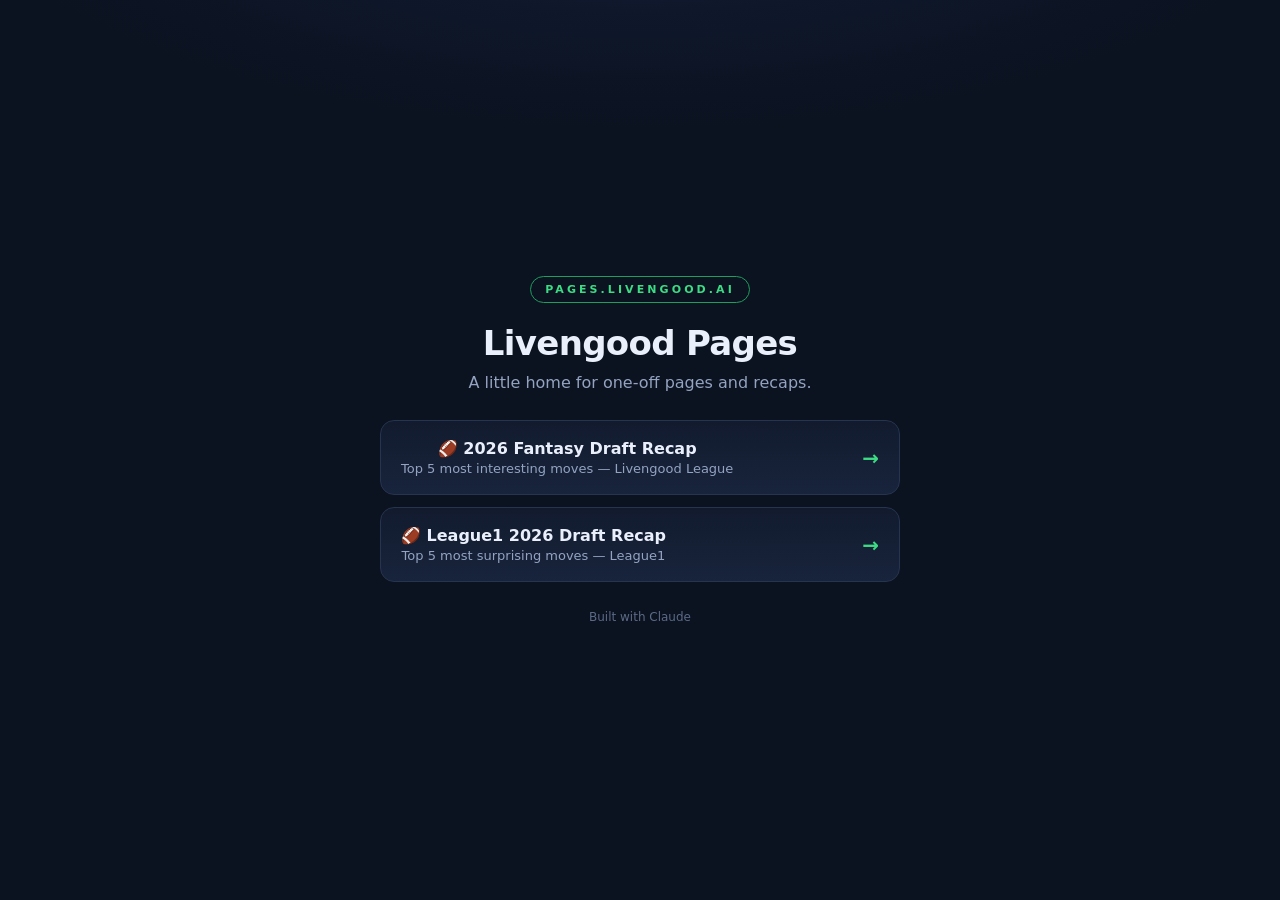
<file: index.html>
<!DOCTYPE html>
<html lang="en">
<head>
<meta charset="UTF-8">
<meta name="viewport" content="width=device-width, initial-scale=1.0">
<title>pages.livengood.ai</title>
<style>
  *{box-sizing:border-box;margin:0;padding:0}
  body{
    font-family:"Segoe UI",system-ui,-apple-system,Roboto,Arial,sans-serif;
    background:radial-gradient(1000px 400px at 50% -150px,#14203a 0%,transparent 70%),#0b1220;
    color:#eaf0fb;min-height:100vh;display:grid;place-items:center;padding:24px;
  }
  .hub{max-width:520px;width:100%;text-align:center}
  .kicker{display:inline-block;letter-spacing:.28em;text-transform:uppercase;font-size:11px;
    font-weight:700;color:#3ddc84;border:1px solid #1f9d5b;border-radius:100px;padding:6px 14px;margin-bottom:20px}
  h1{font-size:34px;font-weight:800;letter-spacing:-.02em;margin-bottom:10px}
  p{color:#93a3c0;margin-bottom:28px}
  .links{display:grid;gap:12px}
  a.tile{
    display:flex;align-items:center;justify-content:space-between;
    background:linear-gradient(180deg,#121b2e,#18243c);border:1px solid #26344f;
    border-radius:14px;padding:18px 20px;text-decoration:none;color:#eaf0fb;
    font-weight:700;transition:border-color .15s,transform .15s;
  }
  a.tile:hover{border-color:#3ddc84;transform:translateY(-2px)}
  a.tile .arrow{color:#3ddc84;font-size:20px}
  a.tile small{display:block;color:#93a3c0;font-weight:400;font-size:13px;margin-top:3px}
  footer{margin-top:28px;color:#5b6a86;font-size:12px}
</style>
</head>
<body>
  <div class="hub">
    <span class="kicker">pages.livengood.ai</span>
    <h1>Livengood Pages</h1>
    <p>A little home for one-off pages and recaps.</p>
    <div class="links">
      <a class="tile" href="/draft-recap">
        <span>🏈 2026 Fantasy Draft Recap<small>Top 5 most interesting moves — Livengood League</small></span>
        <span class="arrow">→</span>
      </a>
      <a class="tile" href="/league1-draft">
        <span>🏈 League1 2026 Draft Recap<small>Top 5 most surprising moves — League1</small></span>
        <span class="arrow">→</span>
      </a>
    </div>
    <footer>Built with Claude</footer>
  </div>
</body>
</html>
</file>
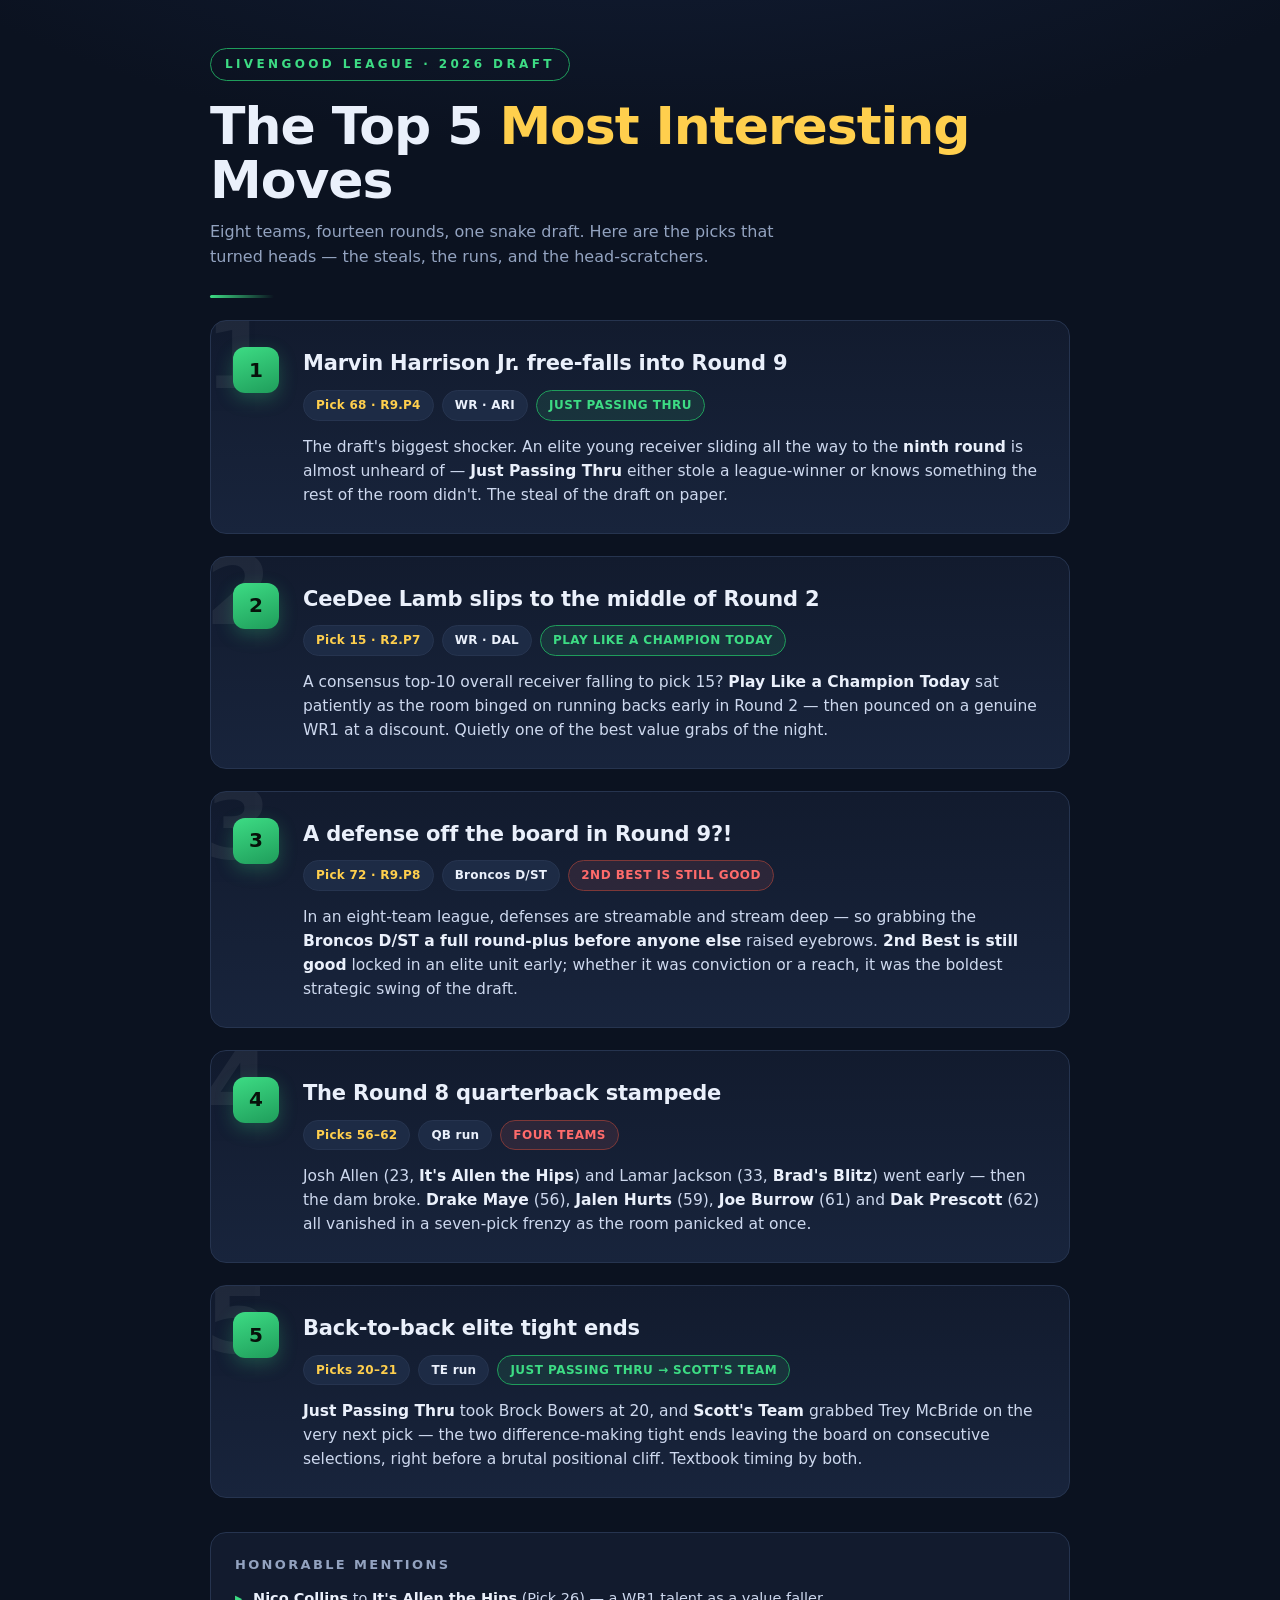
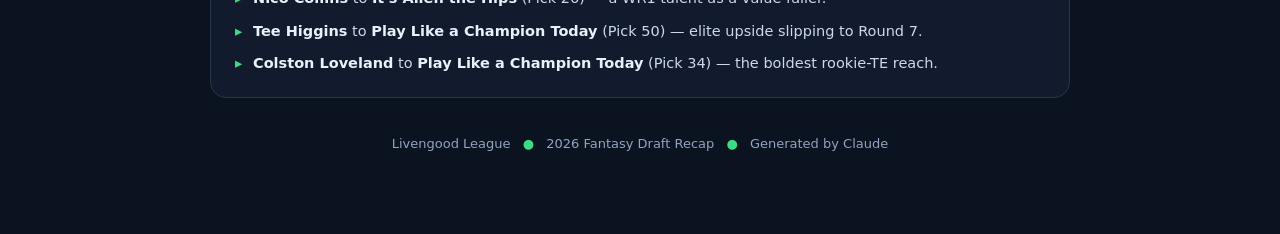
<file: draft-recap/index.html>
<!DOCTYPE html>
<html lang="en">
<head>
<meta charset="UTF-8">
<meta name="viewport" content="width=device-width, initial-scale=1.0">
<title>Livengood League 2026 — Top 5 Draft Moves</title>
<style>
  :root{
    --bg:#0b1220;
    --panel:#121b2e;
    --panel-2:#18243c;
    --line:#26344f;
    --ink:#eaf0fb;
    --muted:#93a3c0;
    --grass:#3ddc84;
    --grass-dk:#1f9d5b;
    --gold:#ffcf4d;
    --heat:#ff6b6b;
    --chip:#1d2b45;
  }
  *{box-sizing:border-box;margin:0;padding:0}
  body{
    font-family:"Segoe UI",system-ui,-apple-system,Roboto,Helvetica,Arial,sans-serif;
    background:
      radial-gradient(1200px 500px at 50% -200px, #14203a 0%, transparent 70%),
      var(--bg);
    color:var(--ink);
    line-height:1.55;
    padding:48px 20px 80px;
  }
  .wrap{max-width:860px;margin:0 auto}

  /* Header */
  .kicker{
    display:inline-block;letter-spacing:.28em;text-transform:uppercase;
    font-size:12px;font-weight:700;color:var(--grass);
    border:1px solid var(--grass-dk);border-radius:100px;padding:6px 14px;margin-bottom:18px;
  }
  h1{
    font-size:clamp(30px,6vw,52px);line-height:1.05;font-weight:800;letter-spacing:-.02em;
    margin-bottom:12px;
  }
  h1 .hl{color:var(--gold)}
  .sub{color:var(--muted);font-size:16px;max-width:620px}
  .rule{height:3px;width:64px;background:linear-gradient(90deg,var(--grass),transparent);
    border-radius:3px;margin:26px 0 8px}

  /* Cards */
  .card{
    position:relative;background:linear-gradient(180deg,var(--panel),var(--panel-2));
    border:1px solid var(--line);border-radius:16px;
    padding:26px 26px 26px 92px;margin-top:22px;overflow:hidden;
  }
  .rankNum{
    position:absolute;left:-6px;top:-14px;font-size:96px;font-weight:800;
    color:#ffffff;opacity:.06;line-height:1;user-select:none;
  }
  .badge{
    position:absolute;left:22px;top:26px;width:46px;height:46px;border-radius:12px;
    display:grid;place-items:center;font-weight:800;font-size:20px;color:#07110a;
    background:linear-gradient(160deg,var(--grass),var(--grass-dk));
    box-shadow:0 6px 18px rgba(61,220,132,.25);
  }
  .headline{font-size:21px;font-weight:800;letter-spacing:-.01em;margin-bottom:10px}
  .meta{display:flex;flex-wrap:wrap;gap:8px;margin-bottom:14px}
  .chip{
    font-size:12px;font-weight:700;letter-spacing:.02em;color:var(--ink);
    background:var(--chip);border:1px solid var(--line);border-radius:100px;padding:5px 12px;
  }
  .chip.pick{color:var(--gold)}
  .team{
    display:inline-flex;align-items:center;gap:7px;font-size:12px;font-weight:800;
    background:rgba(61,220,132,.1);border:1px solid var(--grass-dk);color:var(--grass);
    border-radius:100px;padding:5px 12px;text-transform:uppercase;letter-spacing:.04em;
  }
  .team.heat{background:rgba(255,107,107,.1);border-color:#7d3838;color:var(--heat)}
  .team.you{background:rgba(255,207,77,.12);border-color:#8a6f1f;color:var(--gold)}
  .blurb{color:#cdd8ee;font-size:15.5px}
  .blurb b{color:var(--ink)}

  /* Honorable mentions */
  .hm{margin-top:34px;background:var(--panel);border:1px solid var(--line);
    border-radius:16px;padding:22px 24px}
  .hm h3{font-size:13px;text-transform:uppercase;letter-spacing:.18em;color:var(--muted);margin-bottom:12px}
  .hm ul{list-style:none;display:grid;gap:10px}
  .hm li{font-size:14.5px;color:#cdd8ee;padding-left:18px;position:relative}
  .hm li::before{content:"▸";position:absolute;left:0;color:var(--grass)}
  .hm b{color:var(--ink)}

  footer{margin-top:36px;text-align:center;color:var(--muted);font-size:13px}
  footer .dot{color:var(--grass);margin:0 8px}
</style>
</head>
<body>
  <div class="wrap">
    <header>
      <span class="kicker">Livengood League · 2026 Draft</span>
      <h1>The Top 5 <span class="hl">Most Interesting</span> Moves</h1>
      <p class="sub">Eight teams, fourteen rounds, one snake draft. Here are the picks that turned heads — the steals, the runs, and the head-scratchers.</p>
      <div class="rule"></div>
    </header>

    <!-- 1 -->
    <article class="card">
      <span class="rankNum">1</span>
      <span class="badge">1</span>
      <h2 class="headline">Marvin Harrison Jr. free-falls into Round 9</h2>
      <div class="meta">
        <span class="chip pick">Pick 68 · R9.P4</span>
        <span class="chip">WR · ARI</span>
        <span class="team">Just Passing Thru</span>
      </div>
      <p class="blurb">The draft's biggest shocker. An elite young receiver sliding all the way to the <b>ninth round</b> is almost unheard of — <b>Just Passing Thru</b> either stole a league-winner or knows something the rest of the room didn't. The steal of the draft on paper.</p>
    </article>

    <!-- 2 (other team) -->
    <article class="card">
      <span class="rankNum">2</span>
      <span class="badge">2</span>
      <h2 class="headline">CeeDee Lamb slips to the middle of Round 2</h2>
      <div class="meta">
        <span class="chip pick">Pick 15 · R2.P7</span>
        <span class="chip">WR · DAL</span>
        <span class="team">Play Like a Champion Today</span>
      </div>
      <p class="blurb">A consensus top-10 overall receiver falling to pick 15? <b>Play Like a Champion Today</b> sat patiently as the room binged on running backs early in Round 2 — then pounced on a genuine WR1 at a discount. Quietly one of the best value grabs of the night.</p>
    </article>

    <!-- 3 (other team) -->
    <article class="card">
      <span class="rankNum">3</span>
      <span class="badge">3</span>
      <h2 class="headline">A defense off the board in Round 9?!</h2>
      <div class="meta">
        <span class="chip pick">Pick 72 · R9.P8</span>
        <span class="chip">Broncos D/ST</span>
        <span class="team heat">2nd Best is still good</span>
      </div>
      <p class="blurb">In an eight-team league, defenses are streamable and stream deep — so grabbing the <b>Broncos D/ST a full round-plus before anyone else</b> raised eyebrows. <b>2nd Best is still good</b> locked in an elite unit early; whether it was conviction or a reach, it was the boldest strategic swing of the draft.</p>
    </article>

    <!-- 4 -->
    <article class="card">
      <span class="rankNum">4</span>
      <span class="badge">4</span>
      <h2 class="headline">The Round 8 quarterback stampede</h2>
      <div class="meta">
        <span class="chip pick">Picks 56–62</span>
        <span class="chip">QB run</span>
        <span class="team heat">Four teams</span>
      </div>
      <p class="blurb">Josh Allen (23, <b>It's Allen the Hips</b>) and Lamar Jackson (33, <b>Brad's Blitz</b>) went early — then the dam broke. <b>Drake Maye</b> (56), <b>Jalen Hurts</b> (59), <b>Joe Burrow</b> (61) and <b>Dak Prescott</b> (62) all vanished in a seven-pick frenzy as the room panicked at once.</p>
    </article>

    <!-- 5 -->
    <article class="card">
      <span class="rankNum">5</span>
      <span class="badge">5</span>
      <h2 class="headline">Back-to-back elite tight ends</h2>
      <div class="meta">
        <span class="chip pick">Picks 20–21</span>
        <span class="chip">TE run</span>
        <span class="team">Just Passing Thru → Scott's Team</span>
      </div>
      <p class="blurb"><b>Just Passing Thru</b> took Brock Bowers at 20, and <b>Scott's Team</b> grabbed Trey McBride on the very next pick — the two difference-making tight ends leaving the board on consecutive selections, right before a brutal positional cliff. Textbook timing by both.</p>
    </article>

    <!-- Honorable mentions -->
    <section class="hm">
      <h3>Honorable Mentions</h3>
      <ul>
        <li><b>Nico Collins</b> to <b>It's Allen the Hips</b> (Pick 26) — a WR1 talent as a value faller.</li>
        <li><b>Tee Higgins</b> to <b>Play Like a Champion Today</b> (Pick 50) — elite upside slipping to Round 7.</li>
        <li><b>Colston Loveland</b> to <b>Play Like a Champion Today</b> (Pick 34) — the boldest rookie-TE reach.</li>
      </ul>
    </section>

    <footer>
      Livengood League <span class="dot">●</span> 2026 Fantasy Draft Recap <span class="dot">●</span> Generated by Claude
    </footer>
  </div>
</body>
</html>
</file>
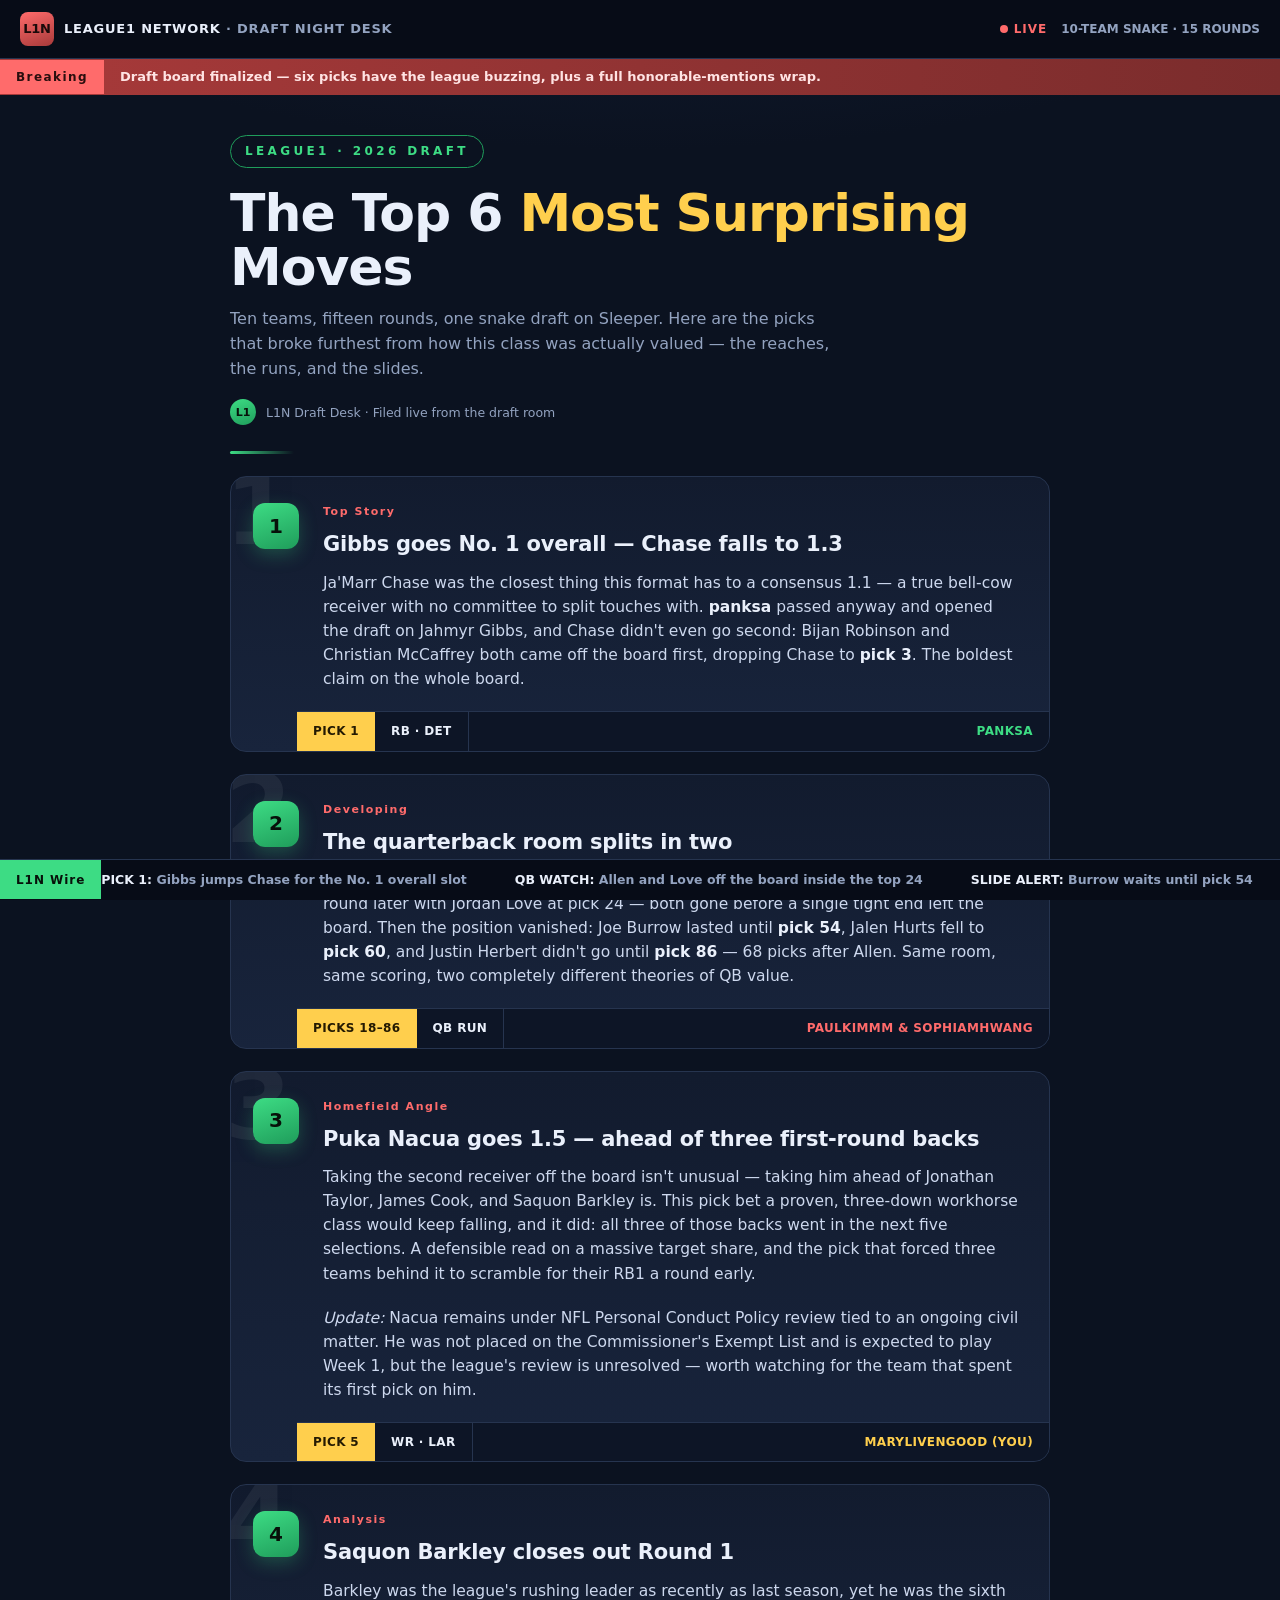
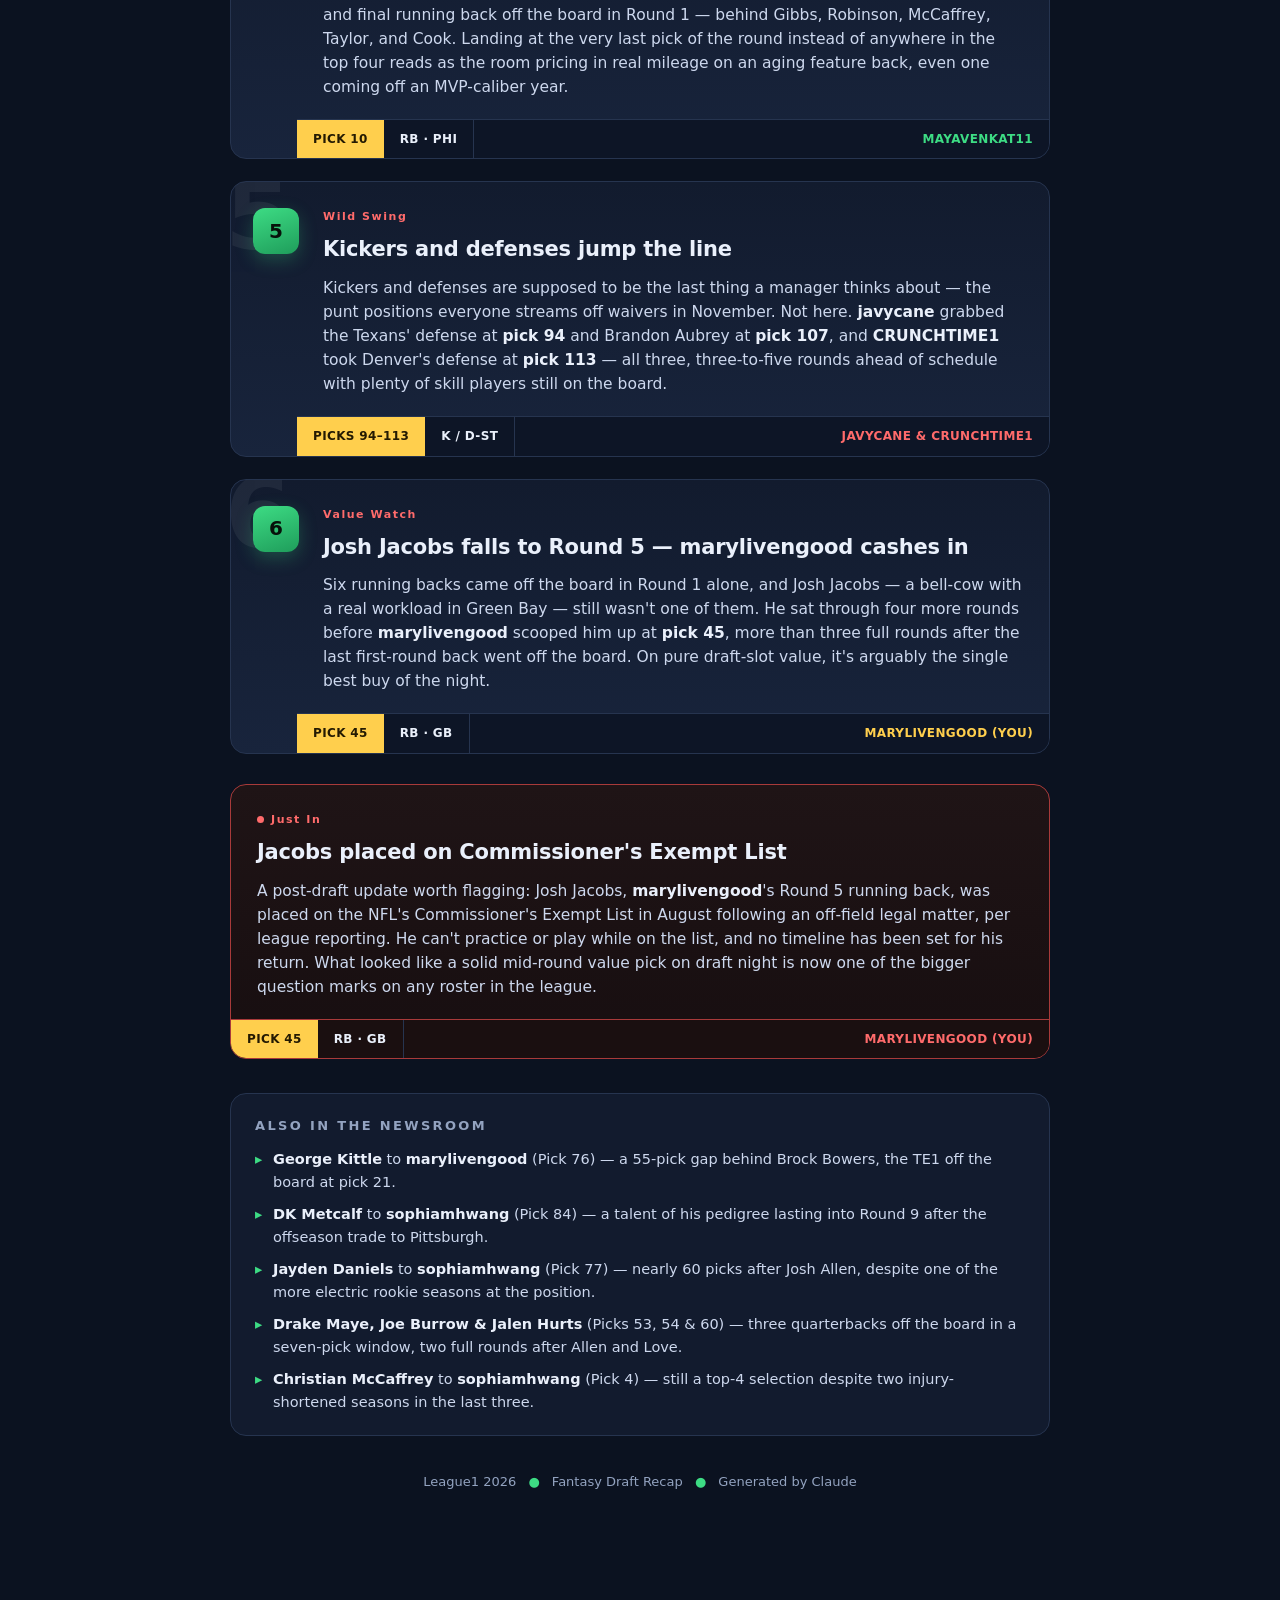
<file: league1-draft/index.html>
<!DOCTYPE html>
<html lang="en">
<head>
<meta charset="UTF-8">
<meta name="viewport" content="width=device-width, initial-scale=1.0">
<title>League1 2026 — Top 6 Draft Surprises</title>
<style>
  :root{
    --bg:#0b1220;
    --panel:#121b2e;
    --panel-2:#18243c;
    --line:#26344f;
    --ink:#eaf0fb;
    --muted:#93a3c0;
    --grass:#3ddc84;
    --grass-dk:#1f9d5b;
    --gold:#ffcf4d;
    --heat:#ff6b6b;
    --heat-dk:#a83a3a;
    --chip:#1d2b45;
  }
  *{box-sizing:border-box;margin:0;padding:0}
  html{scroll-behavior:smooth}
  body{
    font-family:"Segoe UI",system-ui,-apple-system,Roboto,Helvetica,Arial,sans-serif;
    background:
      radial-gradient(1200px 500px at 50% -200px, #14203a 0%, transparent 70%),
      var(--bg);
    color:var(--ink);
    line-height:1.55;
    padding-bottom:56px;
  }

  /* ===== Network masthead ===== */
  .network-bar{
    display:flex;align-items:center;justify-content:space-between;gap:12px;
    background:#070c17;border-bottom:1px solid var(--line);
    padding:12px 20px;flex-wrap:wrap;
  }
  .network-id{display:flex;align-items:center;gap:10px}
  .network-logo{
    display:grid;place-items:center;width:34px;height:34px;border-radius:8px;
    background:linear-gradient(160deg,var(--heat),var(--heat-dk));
    font-weight:900;font-size:13px;letter-spacing:-.02em;color:#1a0a0a;
  }
  .network-name{font-weight:800;letter-spacing:.06em;font-size:13px}
  .network-name span{color:var(--muted);font-weight:600}
  .onair{display:flex;align-items:center;gap:14px;font-size:12px;color:var(--muted);font-weight:700}
  .live-dot{
    display:inline-flex;align-items:center;gap:6px;color:var(--heat);letter-spacing:.08em;
  }
  .live-dot i{
    width:8px;height:8px;border-radius:50%;background:var(--heat);
    box-shadow:0 0 0 0 rgba(255,107,107,.6);animation:pulse 1.6s infinite;
  }
  @keyframes pulse{
    0%{box-shadow:0 0 0 0 rgba(255,107,107,.55)}
    70%{box-shadow:0 0 0 8px rgba(255,107,107,0)}
    100%{box-shadow:0 0 0 0 rgba(255,107,107,0)}
  }

  /* ===== Breaking banner ===== */
  .breaking{
    display:flex;align-items:center;gap:0;background:linear-gradient(90deg,var(--heat-dk),#7a2c2c);
    overflow:hidden;
  }
  .breaking .tag{
    flex:0 0 auto;background:var(--heat);color:#2a0e0e;font-weight:900;font-size:12px;
    letter-spacing:.12em;padding:8px 16px;
  }
  .breaking .msg{
    padding:8px 16px;font-size:13px;font-weight:700;color:#ffe3e3;
    white-space:nowrap;overflow:hidden;text-overflow:ellipsis;
  }

  .wrap{max-width:860px;margin:0 auto;padding:40px 20px 0}

  /* Header */
  .kicker{
    display:inline-block;letter-spacing:.28em;text-transform:uppercase;
    font-size:12px;font-weight:700;color:var(--grass);
    border:1px solid var(--grass-dk);border-radius:100px;padding:6px 14px;margin-bottom:18px;
  }
  h1{
    font-size:clamp(30px,6vw,52px);line-height:1.05;font-weight:800;letter-spacing:-.02em;
    margin-bottom:12px;
  }
  h1 .hl{color:var(--gold)}
  .sub{color:var(--muted);font-size:16px;max-width:620px}
  .byline{
    display:flex;align-items:center;gap:10px;margin-top:18px;font-size:12.5px;color:var(--muted);
  }
  .byline .av{
    width:26px;height:26px;border-radius:50%;background:linear-gradient(160deg,var(--grass),var(--grass-dk));
    display:grid;place-items:center;font-size:11px;font-weight:800;color:#07110a;
  }
  .rule{height:3px;width:64px;background:linear-gradient(90deg,var(--grass),transparent);
    border-radius:3px;margin:26px 0 8px}

  /* Cards */
  .card{
    position:relative;background:linear-gradient(180deg,var(--panel),var(--panel-2));
    border:1px solid var(--line);border-radius:16px;
    padding:26px 26px 0 92px;margin-top:22px;overflow:hidden;
  }
  .rankNum{
    position:absolute;left:-6px;top:-14px;font-size:96px;font-weight:800;
    color:#ffffff;opacity:.06;line-height:1;user-select:none;
  }
  .badge{
    position:absolute;left:22px;top:26px;width:46px;height:46px;border-radius:12px;
    display:grid;place-items:center;font-weight:800;font-size:20px;color:#07110a;
    background:linear-gradient(160deg,var(--grass),var(--grass-dk));
    box-shadow:0 6px 18px rgba(61,220,132,.25);
  }
  .story-label{
    font-size:11px;font-weight:800;letter-spacing:.14em;color:var(--heat);margin-bottom:8px;
  }
  .headline{font-size:21px;font-weight:800;letter-spacing:-.01em;margin-bottom:10px}
  .blurb{color:#cdd8ee;font-size:15.5px;padding-bottom:20px}
  .blurb b{color:var(--ink)}

  /* Score-bug chyron */
  .chyron{
    display:flex;align-items:stretch;margin:0 -26px 0;border-top:1px solid var(--line);
    background:#0d1526;font-size:12px;font-weight:800;letter-spacing:.03em;
  }
  .chyron > div{padding:10px 16px;display:flex;align-items:center;gap:8px}
  .chyron .ov{background:var(--gold);color:#241a02}
  .chyron .pos{color:var(--ink);border-right:1px solid var(--line)}
  .chyron .team{color:var(--grass);flex:1;justify-content:flex-end;text-transform:uppercase}
  .chyron.heat .team{color:var(--heat)}
  .chyron.you .team{color:var(--gold)}

  /* Just In alert */
  .alert{
    position:relative;background:linear-gradient(180deg,#1f1416,#170e10);
    border:1px solid var(--heat-dk);border-radius:16px;
    padding:26px 26px 0 26px;margin-top:30px;overflow:hidden;
  }
  .alert .story-label{color:var(--heat)}
  .alert .story-label i{
    display:inline-block;width:7px;height:7px;border-radius:50%;background:var(--heat);
    margin-right:7px;box-shadow:0 0 0 0 rgba(255,107,107,.6);animation:pulse 1.6s infinite;
  }
  .alert .chyron{background:#1a0f10;border-top-color:var(--heat-dk)}

  /* Honorable mentions */
  .hm{margin-top:34px;background:var(--panel);border:1px solid var(--line);
    border-radius:16px;padding:22px 24px}
  .hm h3{font-size:13px;text-transform:uppercase;letter-spacing:.18em;color:var(--muted);margin-bottom:12px}
  .hm ul{list-style:none;display:grid;gap:10px}
  .hm li{font-size:14.5px;color:#cdd8ee;padding-left:18px;position:relative}
  .hm li::before{content:"▸";position:absolute;left:0;color:var(--grass)}
  .hm b{color:var(--ink)}

  footer{margin-top:36px;text-align:center;color:var(--muted);font-size:13px;padding:0 20px}
  footer .dot{color:var(--grass);margin:0 8px}

  /* ===== Bottom ticker ===== */
  .ticker-bar{
    position:sticky;bottom:0;left:0;right:0;margin-top:44px;
    background:#070c17;border-top:1px solid var(--line);
    display:flex;align-items:stretch;overflow:hidden;
  }
  .ticker-label{
    flex:0 0 auto;background:var(--grass);color:#07110a;font-weight:900;font-size:12px;
    letter-spacing:.08em;padding:10px 16px;display:flex;align-items:center;
  }
  .ticker-track{flex:1;overflow:hidden;white-space:nowrap;position:relative}
  .ticker-track ul{
    display:inline-flex;gap:48px;list-style:none;padding:10px 0;
    animation:scroll 32s linear infinite;
  }
  .ticker-track li{font-size:12.5px;color:var(--muted);font-weight:600}
  .ticker-track li b{color:var(--ink)}
  @keyframes scroll{
    0%{transform:translateX(0)}
    100%{transform:translateX(-50%)}
  }
  @media (prefers-reduced-motion: reduce){
    .ticker-track ul{animation:none}
    .live-dot i{animation:none}
  }

  @media (max-width:520px){
    .card{padding-left:26px}
    .badge, .rankNum{display:none}
  }
</style>
</head>
<body>

  <div class="network-bar">
    <div class="network-id">
      <span class="network-logo">L1N</span>
      <span class="network-name">LEAGUE1 NETWORK <span>· DRAFT NIGHT DESK</span></span>
    </div>
    <div class="onair">
      <span class="live-dot"><i></i> LIVE</span>
      <span>10-TEAM SNAKE · 15 ROUNDS</span>
    </div>
  </div>

  <div class="breaking">
    <span class="tag">Breaking</span>
    <span class="msg">Draft board finalized — six picks have the league buzzing, plus a full honorable-mentions wrap.</span>
  </div>

  <div class="wrap">
    <header>
      <span class="kicker">League1 · 2026 Draft</span>
      <h1>The Top 6 <span class="hl">Most Surprising</span> Moves</h1>
      <p class="sub">Ten teams, fifteen rounds, one snake draft on Sleeper. Here are the picks that broke furthest from how this class was actually valued — the reaches, the runs, and the slides.</p>
      <div class="byline"><span class="av">L1</span> L1N Draft Desk · Filed live from the draft room</div>
      <div class="rule"></div>
    </header>

    <!-- 1 -->
    <article class="card">
      <span class="rankNum">1</span>
      <span class="badge">1</span>
      <div class="story-label">Top Story</div>
      <h2 class="headline">Gibbs goes No. 1 overall — Chase falls to 1.3</h2>
      <p class="blurb">Ja'Marr Chase was the closest thing this format has to a consensus 1.1 — a true bell-cow receiver with no committee to split touches with. <b>panksa</b> passed anyway and opened the draft on Jahmyr Gibbs, and Chase didn't even go second: Bijan Robinson and Christian McCaffrey both came off the board first, dropping Chase to <b>pick 3</b>. The boldest claim on the whole board.</p>
      <div class="chyron">
        <div class="ov">PICK 1</div>
        <div class="pos">RB · DET</div>
        <div class="team">panksa</div>
      </div>
    </article>

    <!-- 2 -->
    <article class="card">
      <span class="rankNum">2</span>
      <span class="badge">2</span>
      <div class="story-label">Developing</div>
      <h2 class="headline">The quarterback room splits in two</h2>
      <p class="blurb"><b>paulkimmm</b> broke first, taking Josh Allen at pick 18, and <b>sophiamhwang</b> followed one round later with Jordan Love at pick 24 — both gone before a single tight end left the board. Then the position vanished: Joe Burrow lasted until <b>pick 54</b>, Jalen Hurts fell to <b>pick 60</b>, and Justin Herbert didn't go until <b>pick 86</b> — 68 picks after Allen. Same room, same scoring, two completely different theories of QB value.</p>
      <div class="chyron heat">
        <div class="ov">PICKS 18–86</div>
        <div class="pos">QB RUN</div>
        <div class="team">paulkimmm &amp; sophiamhwang</div>
      </div>
    </article>

    <!-- 3 -->
    <article class="card">
      <span class="rankNum">3</span>
      <span class="badge">3</span>
      <div class="story-label">Homefield Angle</div>
      <h2 class="headline">Puka Nacua goes 1.5 — ahead of three first-round backs</h2>
      <p class="blurb">Taking the second receiver off the board isn't unusual — taking him ahead of Jonathan Taylor, James Cook, and Saquon Barkley is. This pick bet a proven, three-down workhorse class would keep falling, and it did: all three of those backs went in the next five selections. A defensible read on a massive target share, and the pick that forced three teams behind it to scramble for their RB1 a round early.</p>
      <p class="blurb"><i>Update:</i> Nacua remains under NFL Personal Conduct Policy review tied to an ongoing civil matter. He was not placed on the Commissioner's Exempt List and is expected to play Week 1, but the league's review is unresolved — worth watching for the team that spent its first pick on him.</p>
      <div class="chyron you">
        <div class="ov">PICK 5</div>
        <div class="pos">WR · LAR</div>
        <div class="team">marylivengood (you)</div>
      </div>
    </article>

    <!-- 4 -->
    <article class="card">
      <span class="rankNum">4</span>
      <span class="badge">4</span>
      <div class="story-label">Analysis</div>
      <h2 class="headline">Saquon Barkley closes out Round 1</h2>
      <p class="blurb">Barkley was the league's rushing leader as recently as last season, yet he was the sixth and final running back off the board in Round 1 — behind Gibbs, Robinson, McCaffrey, Taylor, and Cook. Landing at the very last pick of the round instead of anywhere in the top four reads as the room pricing in real mileage on an aging feature back, even one coming off an MVP-caliber year.</p>
      <div class="chyron">
        <div class="ov">PICK 10</div>
        <div class="pos">RB · PHI</div>
        <div class="team">mayavenkat11</div>
      </div>
    </article>

    <!-- 5 -->
    <article class="card">
      <span class="rankNum">5</span>
      <span class="badge">5</span>
      <div class="story-label">Wild Swing</div>
      <h2 class="headline">Kickers and defenses jump the line</h2>
      <p class="blurb">Kickers and defenses are supposed to be the last thing a manager thinks about — the punt positions everyone streams off waivers in November. Not here. <b>javycane</b> grabbed the Texans' defense at <b>pick 94</b> and Brandon Aubrey at <b>pick 107</b>, and <b>CRUNCHTIME1</b> took Denver's defense at <b>pick 113</b> — all three, three-to-five rounds ahead of schedule with plenty of skill players still on the board.</p>
      <div class="chyron heat">
        <div class="ov">PICKS 94–113</div>
        <div class="pos">K / D-ST</div>
        <div class="team">javycane &amp; CRUNCHTIME1</div>
      </div>
    </article>

    <!-- 6 -->
    <article class="card">
      <span class="rankNum">6</span>
      <span class="badge">6</span>
      <div class="story-label">Value Watch</div>
      <h2 class="headline">Josh Jacobs falls to Round 5 — marylivengood cashes in</h2>
      <p class="blurb">Six running backs came off the board in Round 1 alone, and Josh Jacobs — a bell-cow with a real workload in Green Bay — still wasn't one of them. He sat through four more rounds before <b>marylivengood</b> scooped him up at <b>pick 45</b>, more than three full rounds after the last first-round back went off the board. On pure draft-slot value, it's arguably the single best buy of the night.</p>
      <div class="chyron you">
        <div class="ov">PICK 45</div>
        <div class="pos">RB · GB</div>
        <div class="team">marylivengood (you)</div>
      </div>
    </article>

    <!-- Just In -->
    <article class="alert">
      <div class="story-label"><i></i>Just In</div>
      <h2 class="headline">Jacobs placed on Commissioner's Exempt List</h2>
      <p class="blurb">A post-draft update worth flagging: Josh Jacobs, <b>marylivengood</b>'s Round 5 running back, was placed on the NFL's Commissioner's Exempt List in August following an off-field legal matter, per league reporting. He can't practice or play while on the list, and no timeline has been set for his return. What looked like a solid mid-round value pick on draft night is now one of the bigger question marks on any roster in the league.</p>
      <div class="chyron heat">
        <div class="ov">PICK 45</div>
        <div class="pos">RB · GB</div>
        <div class="team">marylivengood (you)</div>
      </div>
    </article>

    <!-- Honorable mentions -->
    <section class="hm">
      <h3>Also In The Newsroom</h3>
      <ul>
        <li><b>George Kittle</b> to <b>marylivengood</b> (Pick 76) — a 55-pick gap behind Brock Bowers, the TE1 off the board at pick 21.</li>
        <li><b>DK Metcalf</b> to <b>sophiamhwang</b> (Pick 84) — a talent of his pedigree lasting into Round 9 after the offseason trade to Pittsburgh.</li>
        <li><b>Jayden Daniels</b> to <b>sophiamhwang</b> (Pick 77) — nearly 60 picks after Josh Allen, despite one of the more electric rookie seasons at the position.</li>
        <li><b>Drake Maye, Joe Burrow &amp; Jalen Hurts</b> (Picks 53, 54 &amp; 60) — three quarterbacks off the board in a seven-pick window, two full rounds after Allen and Love.</li>
        <li><b>Christian McCaffrey</b> to <b>sophiamhwang</b> (Pick 4) — still a top-4 selection despite two injury-shortened seasons in the last three.</li>
      </ul>
    </section>

    <footer>
      League1 2026 <span class="dot">●</span> Fantasy Draft Recap <span class="dot">●</span> Generated by Claude
    </footer>
  </div>

  <div class="ticker-bar">
    <span class="ticker-label">L1N Wire</span>
    <div class="ticker-track">
      <ul>
        <li><b>PICK 1:</b> Gibbs jumps Chase for the No. 1 overall slot</li>
        <li><b>QB WATCH:</b> Allen and Love off the board inside the top 24</li>
        <li><b>SLIDE ALERT:</b> Burrow waits until pick 54</li>
        <li><b>PICK 5:</b> Nacua goes ahead of three first-round RBs</li>
        <li><b>PICK 10:</b> Barkley closes out Round 1</li>
        <li><b>REACH WATCH:</b> Two D/STs and a kicker gone before pick 115</li>
        <li><b>JUST IN:</b> Jacobs placed on Commissioner's Exempt List, status uncertain</li>
        <li><b>PICK 1:</b> Gibbs jumps Chase for the No. 1 overall slot</li>
        <li><b>QB WATCH:</b> Allen and Love off the board inside the top 24</li>
        <li><b>SLIDE ALERT:</b> Burrow waits until pick 54</li>
        <li><b>PICK 5:</b> Nacua goes ahead of three first-round RBs</li>
        <li><b>PICK 10:</b> Barkley closes out Round 1</li>
        <li><b>REACH WATCH:</b> Two D/STs and a kicker gone before pick 115</li>
        <li><b>JUST IN:</b> Jacobs placed on Commissioner's Exempt List, status uncertain</li>
      </ul>
    </div>
  </div>

</body>
</html>
</file>
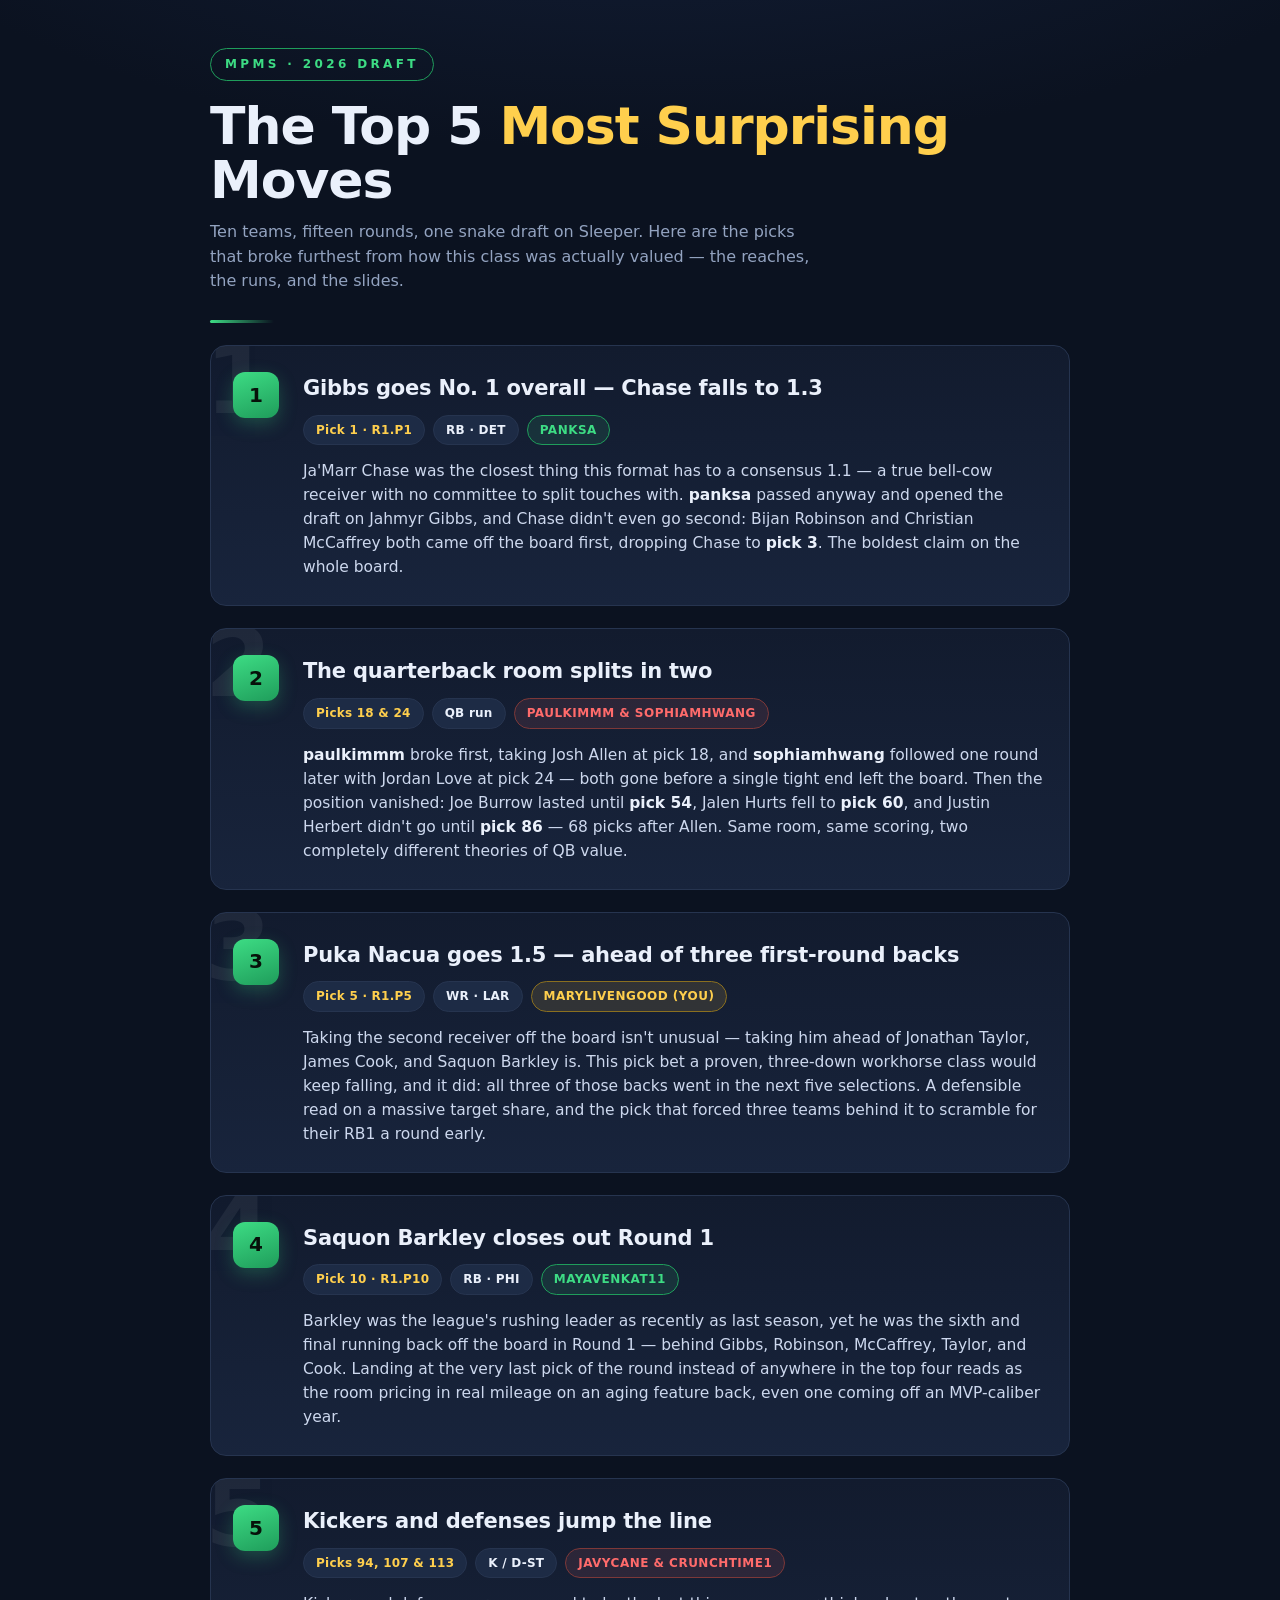
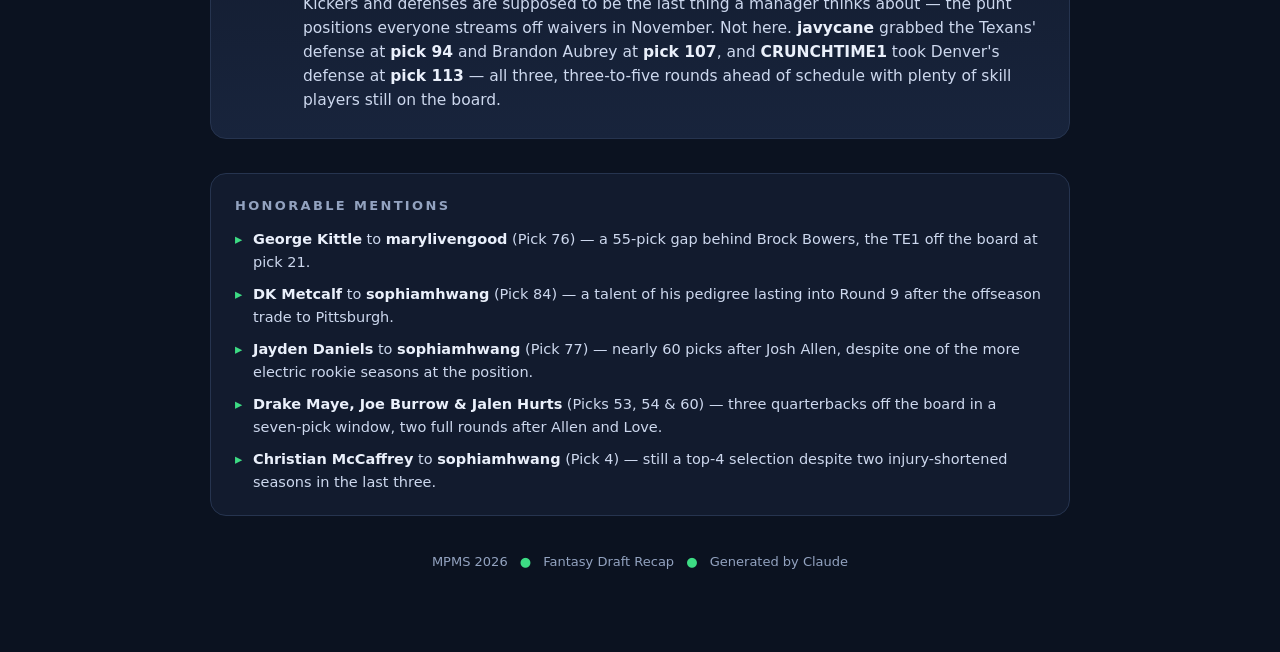
<file: mpms-draft/index.html>
<!DOCTYPE html>
<html lang="en">
<head>
<meta charset="UTF-8">
<meta name="viewport" content="width=device-width, initial-scale=1.0">
<title>MPMS 2026 — Top 5 Draft Surprises</title>
<style>
  :root{
    --bg:#0b1220;
    --panel:#121b2e;
    --panel-2:#18243c;
    --line:#26344f;
    --ink:#eaf0fb;
    --muted:#93a3c0;
    --grass:#3ddc84;
    --grass-dk:#1f9d5b;
    --gold:#ffcf4d;
    --heat:#ff6b6b;
    --chip:#1d2b45;
  }
  *{box-sizing:border-box;margin:0;padding:0}
  body{
    font-family:"Segoe UI",system-ui,-apple-system,Roboto,Helvetica,Arial,sans-serif;
    background:
      radial-gradient(1200px 500px at 50% -200px, #14203a 0%, transparent 70%),
      var(--bg);
    color:var(--ink);
    line-height:1.55;
    padding:48px 20px 80px;
  }
  .wrap{max-width:860px;margin:0 auto}

  /* Header */
  .kicker{
    display:inline-block;letter-spacing:.28em;text-transform:uppercase;
    font-size:12px;font-weight:700;color:var(--grass);
    border:1px solid var(--grass-dk);border-radius:100px;padding:6px 14px;margin-bottom:18px;
  }
  h1{
    font-size:clamp(30px,6vw,52px);line-height:1.05;font-weight:800;letter-spacing:-.02em;
    margin-bottom:12px;
  }
  h1 .hl{color:var(--gold)}
  .sub{color:var(--muted);font-size:16px;max-width:620px}
  .rule{height:3px;width:64px;background:linear-gradient(90deg,var(--grass),transparent);
    border-radius:3px;margin:26px 0 8px}

  /* Cards */
  .card{
    position:relative;background:linear-gradient(180deg,var(--panel),var(--panel-2));
    border:1px solid var(--line);border-radius:16px;
    padding:26px 26px 26px 92px;margin-top:22px;overflow:hidden;
  }
  .rankNum{
    position:absolute;left:-6px;top:-14px;font-size:96px;font-weight:800;
    color:#ffffff;opacity:.06;line-height:1;user-select:none;
  }
  .badge{
    position:absolute;left:22px;top:26px;width:46px;height:46px;border-radius:12px;
    display:grid;place-items:center;font-weight:800;font-size:20px;color:#07110a;
    background:linear-gradient(160deg,var(--grass),var(--grass-dk));
    box-shadow:0 6px 18px rgba(61,220,132,.25);
  }
  .headline{font-size:21px;font-weight:800;letter-spacing:-.01em;margin-bottom:10px}
  .meta{display:flex;flex-wrap:wrap;gap:8px;margin-bottom:14px}
  .chip{
    font-size:12px;font-weight:700;letter-spacing:.02em;color:var(--ink);
    background:var(--chip);border:1px solid var(--line);border-radius:100px;padding:5px 12px;
  }
  .chip.pick{color:var(--gold)}
  .team{
    display:inline-flex;align-items:center;gap:7px;font-size:12px;font-weight:800;
    background:rgba(61,220,132,.1);border:1px solid var(--grass-dk);color:var(--grass);
    border-radius:100px;padding:5px 12px;text-transform:uppercase;letter-spacing:.04em;
  }
  .team.heat{background:rgba(255,107,107,.1);border-color:#7d3838;color:var(--heat)}
  .team.you{background:rgba(255,207,77,.12);border-color:#8a6f1f;color:var(--gold)}
  .blurb{color:#cdd8ee;font-size:15.5px}
  .blurb b{color:var(--ink)}

  /* Honorable mentions */
  .hm{margin-top:34px;background:var(--panel);border:1px solid var(--line);
    border-radius:16px;padding:22px 24px}
  .hm h3{font-size:13px;text-transform:uppercase;letter-spacing:.18em;color:var(--muted);margin-bottom:12px}
  .hm ul{list-style:none;display:grid;gap:10px}
  .hm li{font-size:14.5px;color:#cdd8ee;padding-left:18px;position:relative}
  .hm li::before{content:"▸";position:absolute;left:0;color:var(--grass)}
  .hm b{color:var(--ink)}

  footer{margin-top:36px;text-align:center;color:var(--muted);font-size:13px}
  footer .dot{color:var(--grass);margin:0 8px}
</style>
</head>
<body>
  <div class="wrap">
    <header>
      <span class="kicker">MPMS · 2026 Draft</span>
      <h1>The Top 5 <span class="hl">Most Surprising</span> Moves</h1>
      <p class="sub">Ten teams, fifteen rounds, one snake draft on Sleeper. Here are the picks that broke furthest from how this class was actually valued — the reaches, the runs, and the slides.</p>
      <div class="rule"></div>
    </header>

    <!-- 1 -->
    <article class="card">
      <span class="rankNum">1</span>
      <span class="badge">1</span>
      <h2 class="headline">Gibbs goes No. 1 overall — Chase falls to 1.3</h2>
      <div class="meta">
        <span class="chip pick">Pick 1 · R1.P1</span>
        <span class="chip">RB · DET</span>
        <span class="team">panksa</span>
      </div>
      <p class="blurb">Ja'Marr Chase was the closest thing this format has to a consensus 1.1 — a true bell-cow receiver with no committee to split touches with. <b>panksa</b> passed anyway and opened the draft on Jahmyr Gibbs, and Chase didn't even go second: Bijan Robinson and Christian McCaffrey both came off the board first, dropping Chase to <b>pick 3</b>. The boldest claim on the whole board.</p>
    </article>

    <!-- 2 -->
    <article class="card">
      <span class="rankNum">2</span>
      <span class="badge">2</span>
      <h2 class="headline">The quarterback room splits in two</h2>
      <div class="meta">
        <span class="chip pick">Picks 18 &amp; 24</span>
        <span class="chip">QB run</span>
        <span class="team heat">paulkimmm &amp; sophiamhwang</span>
      </div>
      <p class="blurb"><b>paulkimmm</b> broke first, taking Josh Allen at pick 18, and <b>sophiamhwang</b> followed one round later with Jordan Love at pick 24 — both gone before a single tight end left the board. Then the position vanished: Joe Burrow lasted until <b>pick 54</b>, Jalen Hurts fell to <b>pick 60</b>, and Justin Herbert didn't go until <b>pick 86</b> — 68 picks after Allen. Same room, same scoring, two completely different theories of QB value.</p>
    </article>

    <!-- 3 -->
    <article class="card">
      <span class="rankNum">3</span>
      <span class="badge">3</span>
      <h2 class="headline">Puka Nacua goes 1.5 — ahead of three first-round backs</h2>
      <div class="meta">
        <span class="chip pick">Pick 5 · R1.P5</span>
        <span class="chip">WR · LAR</span>
        <span class="team you">marylivengood (you)</span>
      </div>
      <p class="blurb">Taking the second receiver off the board isn't unusual — taking him ahead of Jonathan Taylor, James Cook, and Saquon Barkley is. This pick bet a proven, three-down workhorse class would keep falling, and it did: all three of those backs went in the next five selections. A defensible read on a massive target share, and the pick that forced three teams behind it to scramble for their RB1 a round early.</p>
    </article>

    <!-- 4 -->
    <article class="card">
      <span class="rankNum">4</span>
      <span class="badge">4</span>
      <h2 class="headline">Saquon Barkley closes out Round 1</h2>
      <div class="meta">
        <span class="chip pick">Pick 10 · R1.P10</span>
        <span class="chip">RB · PHI</span>
        <span class="team">mayavenkat11</span>
      </div>
      <p class="blurb">Barkley was the league's rushing leader as recently as last season, yet he was the sixth and final running back off the board in Round 1 — behind Gibbs, Robinson, McCaffrey, Taylor, and Cook. Landing at the very last pick of the round instead of anywhere in the top four reads as the room pricing in real mileage on an aging feature back, even one coming off an MVP-caliber year.</p>
    </article>

    <!-- 5 -->
    <article class="card">
      <span class="rankNum">5</span>
      <span class="badge">5</span>
      <h2 class="headline">Kickers and defenses jump the line</h2>
      <div class="meta">
        <span class="chip pick">Picks 94, 107 &amp; 113</span>
        <span class="chip">K / D-ST</span>
        <span class="team heat">javycane &amp; CRUNCHTIME1</span>
      </div>
      <p class="blurb">Kickers and defenses are supposed to be the last thing a manager thinks about — the punt positions everyone streams off waivers in November. Not here. <b>javycane</b> grabbed the Texans' defense at <b>pick 94</b> and Brandon Aubrey at <b>pick 107</b>, and <b>CRUNCHTIME1</b> took Denver's defense at <b>pick 113</b> — all three, three-to-five rounds ahead of schedule with plenty of skill players still on the board.</p>
    </article>

    <!-- Honorable mentions -->
    <section class="hm">
      <h3>Honorable Mentions</h3>
      <ul>
        <li><b>George Kittle</b> to <b>marylivengood</b> (Pick 76) — a 55-pick gap behind Brock Bowers, the TE1 off the board at pick 21.</li>
        <li><b>DK Metcalf</b> to <b>sophiamhwang</b> (Pick 84) — a talent of his pedigree lasting into Round 9 after the offseason trade to Pittsburgh.</li>
        <li><b>Jayden Daniels</b> to <b>sophiamhwang</b> (Pick 77) — nearly 60 picks after Josh Allen, despite one of the more electric rookie seasons at the position.</li>
        <li><b>Drake Maye, Joe Burrow &amp; Jalen Hurts</b> (Picks 53, 54 &amp; 60) — three quarterbacks off the board in a seven-pick window, two full rounds after Allen and Love.</li>
        <li><b>Christian McCaffrey</b> to <b>sophiamhwang</b> (Pick 4) — still a top-4 selection despite two injury-shortened seasons in the last three.</li>
      </ul>
    </section>

    <footer>
      MPMS 2026 <span class="dot">●</span> Fantasy Draft Recap <span class="dot">●</span> Generated by Claude
    </footer>
  </div>
</body>
</html>
</file>
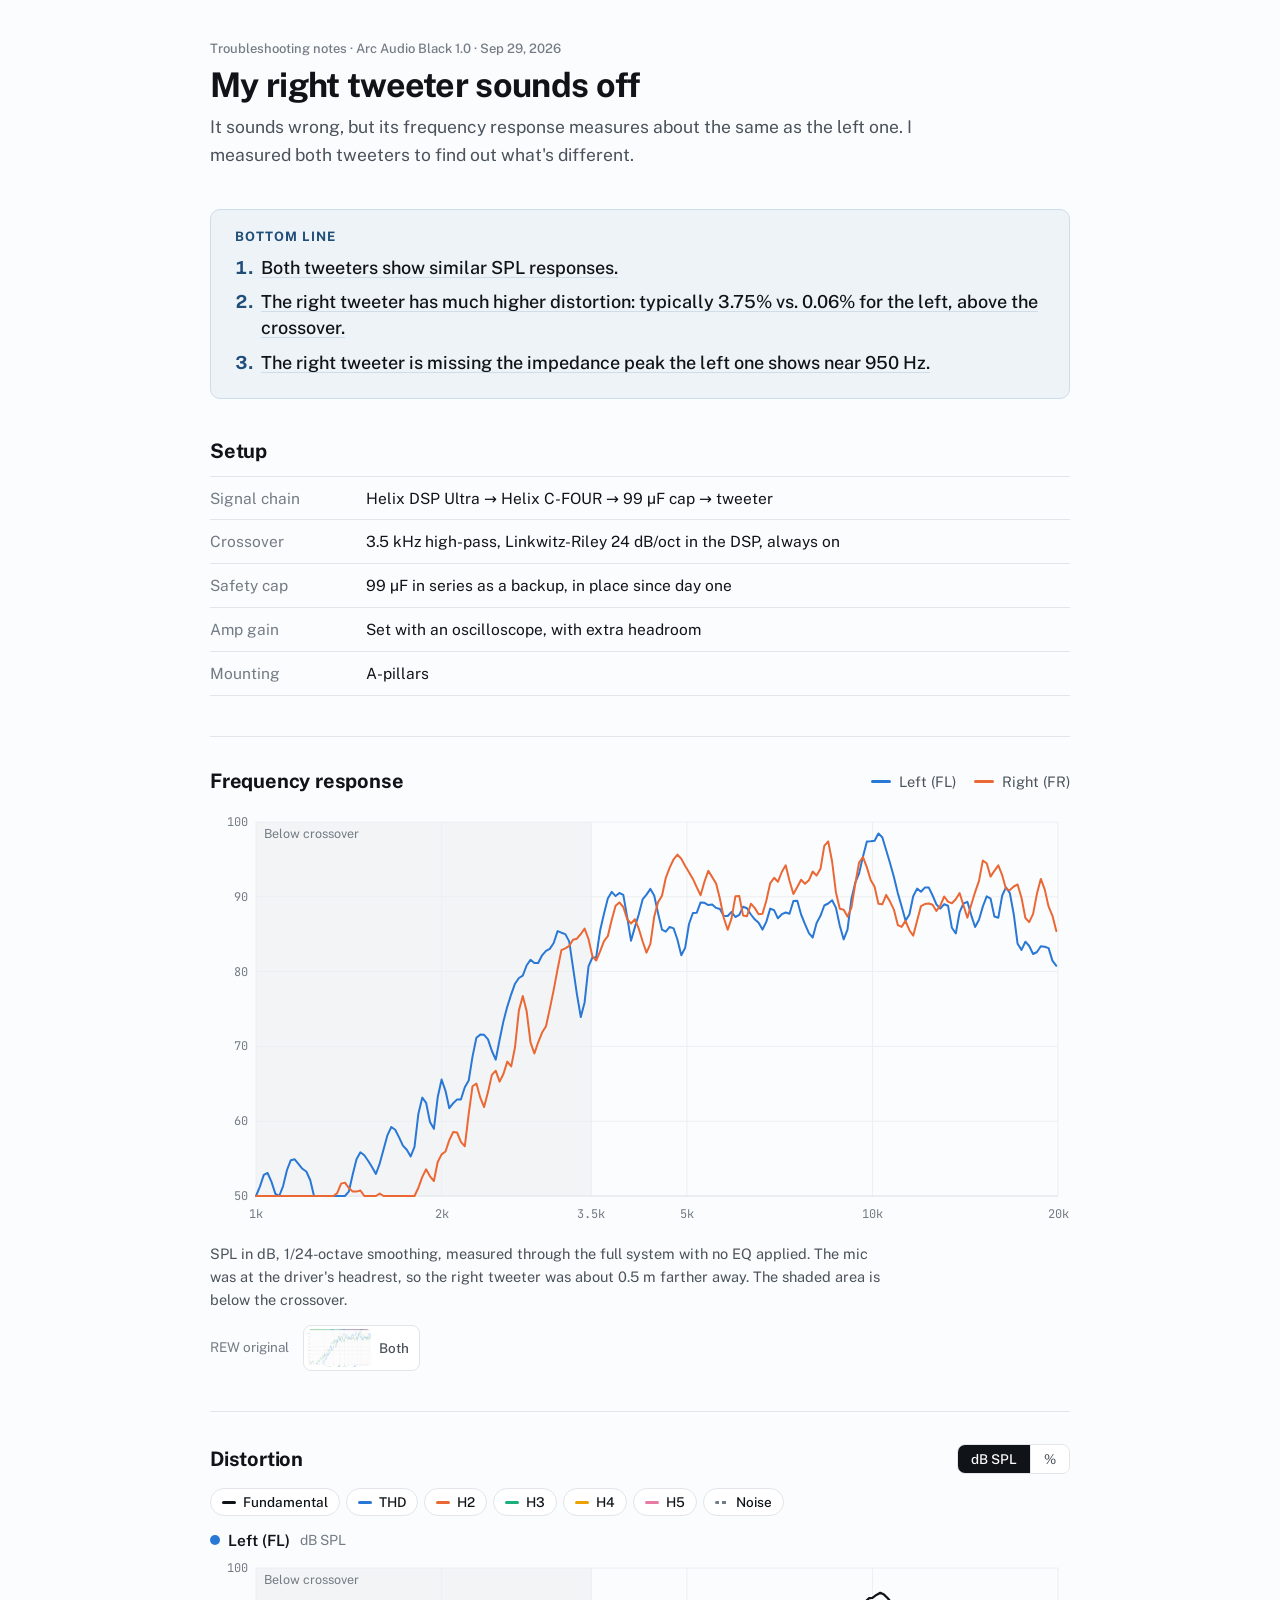
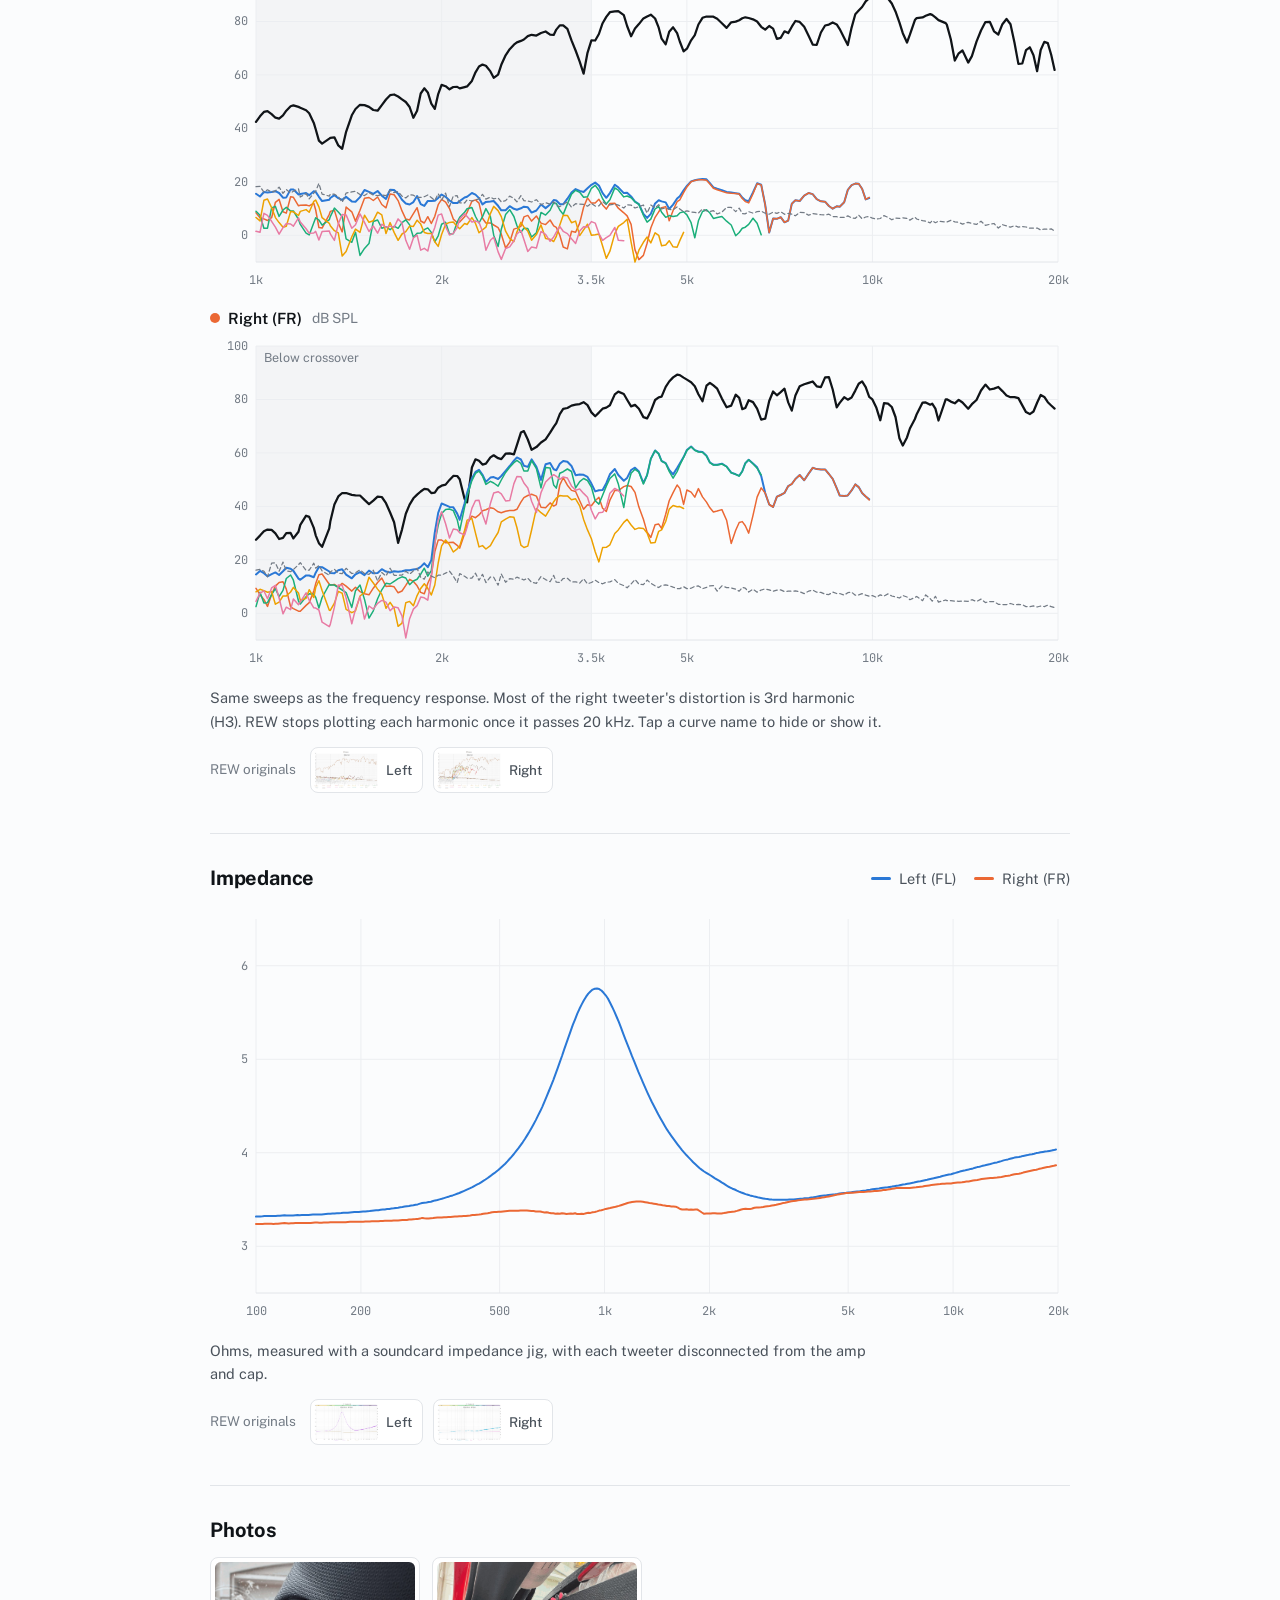
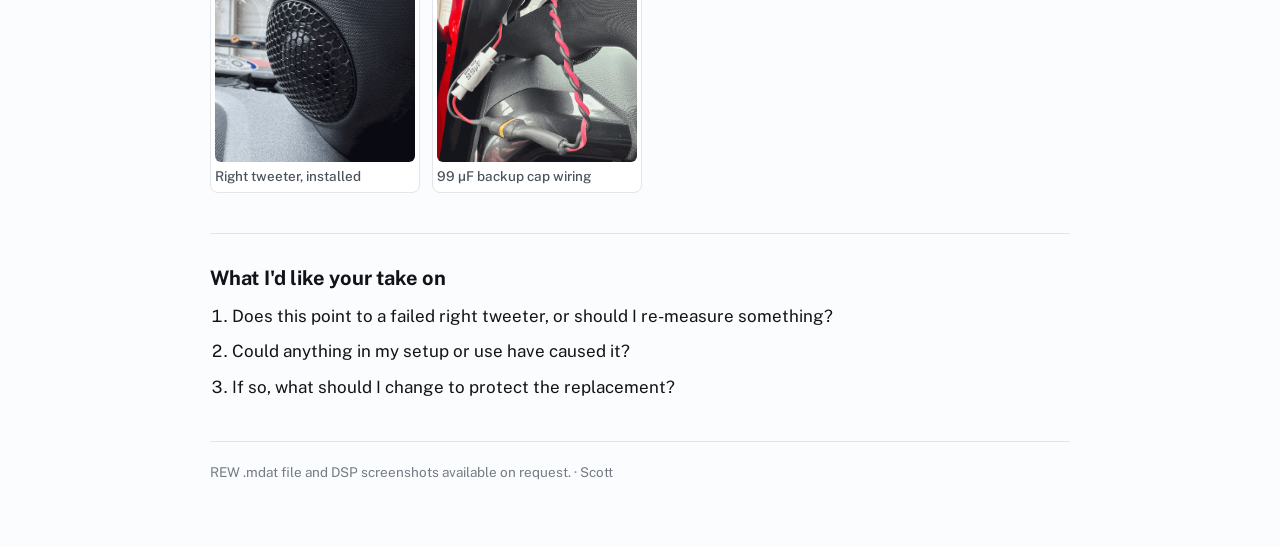
<file: tweeter-diagnostics/index.html>
<!doctype html>
<html lang="en">
<head>
  <meta charset="utf-8">
  <meta name="viewport" content="width=device-width, initial-scale=1">
  <title>Right Tweeter Troubleshooting</title>
  <meta name="description" content="My right Arc Audio Black 1.0 tweeter sounds off but measures normally for frequency response. Distortion and impedance measurements of both tweeters.">
  <meta name="robots" content="noindex, nofollow">
  <meta property="og:type" content="article">
  <meta property="og:title" content="Right Tweeter Troubleshooting">
  <meta property="og:description" content="Black 1.0 tweeter sounds off but has a normal-looking response. Here's what the measurements show.">
  <meta property="og:url" content="https://pages.livengood.ai/tweeter-diagnostics">
  <meta property="og:image" content="https://pages.livengood.ai/tweeter-diagnostics/og-card.png">
  <meta property="og:image:width" content="1200">
  <meta property="og:image:height" content="630">
  <meta property="og:image:alt" content="Distortion of the left and right tweeters: the right shows much higher harmonics">
  <meta name="twitter:card" content="summary_large_image">
  <meta name="twitter:image" content="https://pages.livengood.ai/tweeter-diagnostics/og-card.png">
  <meta name="theme-color" content="#fbfcfd">
  <link rel="icon" href="data:image/svg+xml,%3Csvg xmlns='http://www.w3.org/2000/svg' viewBox='0 0 32 32'%3E%3Crect width='32' height='32' rx='7' fill='%23101418'/%3E%3Cpath d='M5 19 C9 19 10 9 14 9 S19 22 22 18 S26 15 27 15' fill='none' stroke='%238db6e2' stroke-width='2.6' stroke-linecap='round'/%3E%3C/svg%3E">
  <link rel="preconnect" href="https://fonts.googleapis.com">
  <link rel="preconnect" href="https://fonts.gstatic.com" crossorigin>
  <link rel="stylesheet" href="https://fonts.googleapis.com/css2?family=Public+Sans:wght@400;500;600;700&family=JetBrains+Mono:wght@400;500&display=swap">
  <link rel="stylesheet" href="/tweeter-diagnostics/assets/styles.css">
</head>
<body>
<div class="page">

  <header class="head">
    <p class="meta">Troubleshooting notes · Arc Audio Black 1.0 · Sep 29, 2026</p>
    <h1>My right tweeter sounds off</h1>
    <p class="context">It sounds wrong, but its frequency response measures about the same as the left one. I measured both tweeters to find out what's different.</p>
  </header>

  <section class="bluf" aria-labelledby="bluf-h">
    <h2 id="bluf-h">Bottom line</h2>
    <ol>
      <li><a href="#response">Both tweeters show similar SPL responses.</a></li>
      <li><a href="#distortion">The right tweeter has much higher distortion: typically 3.75% vs. 0.06% for the left, above the crossover.</a></li>
      <li><a href="#impedance">The right tweeter is missing the impedance peak the left one shows near 950 Hz.</a></li>
    </ol>
  </section>

  <section class="setup" aria-labelledby="setup-h">
    <h2 id="setup-h">Setup</h2>
    <dl>
      <div><dt>Signal chain</dt><dd>Helix DSP Ultra → Helix C-FOUR → 99 µF cap → tweeter</dd></div>
      <div><dt>Crossover</dt><dd>3.5 kHz high-pass, Linkwitz-Riley 24 dB/oct in the DSP, always on</dd></div>
      <div><dt>Safety cap</dt><dd>99 µF in series as a backup, in place since day one</dd></div>
      <div><dt>Amp gain</dt><dd>Set with an oscilloscope, with extra headroom</dd></div>
      <div><dt>Mounting</dt><dd>A-pillars</dd></div>
    </dl>
  </section>

  <section class="ev" id="response">
    <div class="ev-head">
      <h2>Frequency response</h2>
      <div class="legend"><span><b style="background:var(--fl)"></b>Left (FL)</span><span><b style="background:var(--fr)"></b>Right (FR)</span></div>
    </div>
    <div class="plot" id="p-spl"></div>
    <p class="cap">SPL in dB, 1/24-octave smoothing, measured through the full system with no EQ applied. The mic was at the driver's headrest, so the right tweeter was about 0.5 m farther away. The shaded area is below the crossover.</p>
    <div class="rew"><span>REW original</span>
      <button type="button" class="thumb" data-src="/tweeter-diagnostics/rew/spl_all.png" data-cap="REW SPL: left (green) and right (blue)"><img src="/tweeter-diagnostics/rew/spl_all.png" alt="REW SPL graph, both tweeters" loading="lazy">Both</button>
    </div>
  </section>

  <section class="ev" id="distortion">
    <div class="ev-head">
      <h2>Distortion</h2>
      <div class="seg" role="group" aria-label="Units">
        <button type="button" id="d-db" data-u="dz" aria-pressed="true">dB SPL</button><button type="button" id="d-pct" data-u="dp" aria-pressed="false">%</button>
      </div>
    </div>
    <div class="keys" id="d-keys" role="group" aria-label="Show or hide curves"></div>
    <div class="dist">
      <h3><span class="dot" style="background:var(--fl)"></span>Left (FL) <span class="unit" id="d-unit-l">dB SPL</span></h3>
      <div class="plot" id="p-dist-fl"></div>
    </div>
    <div class="dist">
      <h3><span class="dot" style="background:var(--fr)"></span>Right (FR) <span class="unit" id="d-unit-r">dB SPL</span></h3>
      <div class="plot" id="p-dist-fr"></div>
    </div>
    <p class="cap">Same sweeps as the frequency response. Most of the right tweeter's distortion is 3rd harmonic (H3). REW stops plotting each harmonic once it passes 20 kHz. Tap a curve name to hide or show it.</p>
    <div class="rew"><span>REW originals</span>
      <button type="button" class="thumb" data-src="/tweeter-diagnostics/rew/dist_FL.png" data-cap="REW distortion: left (FL)"><img src="/tweeter-diagnostics/rew/dist_FL.png" alt="REW distortion graph, left tweeter" loading="lazy">Left</button>
      <button type="button" class="thumb" data-src="/tweeter-diagnostics/rew/dist_FR.png" data-cap="REW distortion: right (FR)"><img src="/tweeter-diagnostics/rew/dist_FR.png" alt="REW distortion graph, right tweeter" loading="lazy">Right</button>
    </div>
  </section>

  <section class="ev" id="impedance">
    <div class="ev-head">
      <h2>Impedance</h2>
      <div class="legend"><span><b style="background:var(--fl)"></b>Left (FL)</span><span><b style="background:var(--fr)"></b>Right (FR)</span></div>
    </div>
    <div class="plot" id="p-imp"></div>
    <p class="cap">Ohms, measured with a soundcard impedance jig, with each tweeter disconnected from the amp and cap.</p>
    <div class="rew"><span>REW originals</span>
      <button type="button" class="thumb" data-src="/tweeter-diagnostics/rew/imp_FL.png" data-cap="REW impedance: left (FL)"><img src="/tweeter-diagnostics/rew/imp_FL.png" alt="REW impedance graph, left tweeter" loading="lazy">Left</button>
      <button type="button" class="thumb" data-src="/tweeter-diagnostics/rew/imp_FR.png" data-cap="REW impedance: right (FR)"><img src="/tweeter-diagnostics/rew/imp_FR.png" alt="REW impedance graph, right tweeter" loading="lazy">Right</button>
    </div>
  </section>

  <section class="ev" id="photos">
    <div class="ev-head"><h2>Photos</h2></div>
    <div class="photos">
      <button type="button" class="thumb photo" data-src="/tweeter-diagnostics/photos/tweeter_right.jpg" data-cap="Right tweeter in its A-pillar pod, grille on"><img src="/tweeter-diagnostics/photos/tweeter_right.jpg" alt="Right tweeter installed in the A-pillar, grille on" loading="lazy">Right tweeter, installed</button>
      <button type="button" class="thumb photo" data-src="/tweeter-diagnostics/photos/cap_wiring.jpg" data-cap="99 µF backup cap wired in series on the tweeter lead"><img src="/tweeter-diagnostics/photos/cap_wiring.jpg" alt="99 µF capacitor wired in series on the tweeter lead" loading="lazy">99 µF backup cap wiring</button>
    </div>
  </section>

  <section class="asks" aria-labelledby="asks-h">
    <h2 id="asks-h">What I'd like your take on</h2>
    <ol>
      <li>Does this point to a failed right tweeter, or should I re-measure something?</li>
      <li>Could anything in my setup or use have caused it?</li>
      <li>If so, what should I change to protect the replacement?</li>
    </ol>
  </section>

  <footer class="foot">REW .mdat file and DSP screenshots available on request. · Scott</footer>
</div>

<div class="lb" id="lb" hidden><button type="button" id="lb-x">Close</button><img id="lb-img" alt=""><p id="lb-cap"></p></div>

<script src="/tweeter-diagnostics/assets/data.js"></script>
<script src="/tweeter-diagnostics/assets/app.js"></script>
</body>
</html>
</file>
<file: tweeter-diagnostics/assets/styles.css>
/* Right tweeter troubleshooting notes */
:root {
  --bg: #fbfcfd;
  --surface: #ffffff;
  --fill: #f5f6f8;
  --ink: #101418;
  --ink-2: #4a525b;
  --ink-3: #737b85;
  --line: #e2e5e9;
  --grid: #eceef1;
  --shade: #f3f4f6;
  --accent: #1f4e79;
  --bluf: #eef3f8;
  --bluf-line: #cfdcea;
  --fl: #2a78d6;
  --fr: #eb6834;
  --tip: #101418;
  --tip-ink: #ffffff;
  --c-thd: #2a78d6;
  --c-h2: #eb6834;
  --c-h3: #1baf7a;
  --c-h4: #eda100;
  --c-h5: #e87ba4;
  --sans: "Public Sans", "Segoe UI", system-ui, sans-serif;
  --mono: "JetBrains Mono", ui-monospace, Consolas, monospace;
  color-scheme: light;
}
@media (prefers-color-scheme: dark) {
  :root {
    color-scheme: dark;
    --bg: #0f1215;
    --surface: #0f1215;
    --fill: #171b1f;
    --ink: #eef0f3;
    --ink-2: #b6bdc5;
    --ink-3: #89919a;
    --line: #262c32;
    --grid: #1d2227;
    --shade: #151a1e;
    --accent: #8db6e2;
    --bluf: #121a23;
    --bluf-line: #243548;
    --fl: #3987e5;
    --fr: #d95926;
    --tip: #eef0f3;
    --tip-ink: #0f1215;
    --c-thd: #3987e5;
    --c-h2: #d95926;
    --c-h3: #199e70;
    --c-h4: #c98500;
    --c-h5: #d55181;
  }
}

*, *::before, *::after { box-sizing: border-box; }
html { -webkit-text-size-adjust: 100%; scroll-behavior: smooth; }
@media (prefers-reduced-motion: reduce) { html { scroll-behavior: auto; } }
body { margin: 0; background: var(--bg); color: var(--ink); font: 400 16.5px/1.6 var(--sans); }
h1, h2, h3, p { margin: 0; }
h1, h2 { text-wrap: balance; }
img { max-width: 100%; }
[hidden] { display: none !important; }

.page { max-width: 900px; margin: 0 auto; padding: 40px 20px 64px; display: flex; flex-direction: column; gap: 40px; }
@media (max-width: 600px) { .page { padding: 28px 16px 48px; gap: 32px; } }

/* Header: compact */
.head { display: flex; flex-direction: column; gap: 8px; }
.meta { font: 500 13px/1.4 var(--sans); color: var(--ink-3); }
h1 { font: 700 clamp(26px, 4.4vw, 34px)/1.15 var(--sans); letter-spacing: -.02em; }
.context { color: var(--ink-2); font-size: 17.5px; max-width: 64ch; }

/* Bottom line */
.bluf { background: var(--bluf); border: 1px solid var(--bluf-line); border-radius: 10px; padding: 20px 24px 22px; display: flex; flex-direction: column; gap: 12px; }
.bluf h2 { font: 700 13px/1 var(--sans); letter-spacing: .08em; text-transform: uppercase; color: var(--accent); }
.bluf ol { margin: 0; padding-left: 22px; display: flex; flex-direction: column; gap: 8px; }
.bluf li { font: 500 18px/1.45 var(--sans); padding-left: 4px; }
.bluf li::marker { font-weight: 700; color: var(--accent); }
.bluf a { color: var(--ink); text-decoration: none; background-image: linear-gradient(var(--bluf-line), var(--bluf-line)); background-size: 100% 1px; background-position: 0 100%; background-repeat: no-repeat; }
.bluf a:hover { background-image: linear-gradient(var(--accent), var(--accent)); }
.bluf a:focus-visible { outline: 2px solid var(--accent); outline-offset: 2px; border-radius: 2px; }

/* Section headings */
section > h2, .ev-head h2 { font: 700 20px/1.25 var(--sans); letter-spacing: -.01em; }

/* Setup */
.setup { display: flex; flex-direction: column; gap: 12px; }
.setup dl { margin: 0; border-top: 1px solid var(--line); }
.setup dl > div { display: grid; grid-template-columns: 140px 1fr; gap: 16px; padding: 9px 0; border-bottom: 1px solid var(--line); font-size: 15.5px; }
.setup dt { color: var(--ink-3); }
.setup dd { margin: 0; }
@media (max-width: 520px) { .setup dl > div { grid-template-columns: 1fr; gap: 0; } }

/* Evidence sections */
.ev { display: flex; flex-direction: column; gap: 14px; scroll-margin-top: 20px; padding-top: 32px; border-top: 1px solid var(--line); }
.ev-head { display: flex; flex-wrap: wrap; justify-content: space-between; align-items: center; gap: 10px 20px; }
.legend { display: flex; flex-wrap: wrap; gap: 6px 18px; font-size: 14.5px; color: var(--ink-2); }
.legend span { display: inline-flex; align-items: center; gap: 8px; }
.legend b { display: inline-block; width: 20px; height: 3px; border-radius: 2px; }
.cap { font-size: 14.5px; color: var(--ink-2); max-width: 75ch; }

.plot { position: relative; width: 100%; }
.plot svg { display: block; width: 100%; height: auto; touch-action: pan-y; }
.plot text { font-family: var(--mono); font-size: 12px; fill: var(--ink-3); }
.plot .shade-lab { font-family: var(--sans); font-size: 12.5px; fill: var(--ink-3); }
.tip { position: absolute; pointer-events: none; background: var(--tip); color: var(--tip-ink); font: 400 12.5px/1.5 var(--mono); padding: 8px 10px; border-radius: 6px; white-space: nowrap; transform: translate(-50%, -100%); opacity: 0; transition: opacity .08s; z-index: 2; }
.tip .sw { display: inline-block; width: 8px; height: 8px; border-radius: 2px; margin-right: 6px; }
@media (prefers-reduced-motion: reduce) { .tip { transition: none; } }

/* Distortion */
.dist { display: flex; flex-direction: column; gap: 4px; }
.dist h3 { font: 600 15.5px/1.3 var(--sans); display: flex; align-items: center; }
.dist .unit { font-weight: 400; color: var(--ink-3); font-size: 14px; margin-left: 10px; }
.dot { display: inline-block; width: 10px; height: 10px; border-radius: 50%; margin-right: 8px; }
.keys { display: flex; flex-wrap: wrap; gap: 6px; }
.keys button { display: inline-flex; align-items: center; gap: 7px; font: 500 13.5px var(--sans); color: var(--ink); background: var(--surface); border: 1px solid var(--line); border-radius: 999px; padding: 5px 11px; cursor: pointer; }
.keys button b { display: inline-block; width: 14px; height: 3px; border-radius: 2px; }
.keys button b.dash { background: repeating-linear-gradient(90deg, var(--ink-3) 0 4px, transparent 4px 7px) !important; }
.keys button[aria-pressed="false"] { opacity: .45; text-decoration: line-through; }
.seg { display: inline-flex; border: 1px solid var(--line); border-radius: 8px; overflow: hidden; }
.seg button { font: 500 13.5px var(--sans); background: var(--surface); color: var(--ink-2); border: 0; padding: 6px 13px; cursor: pointer; }
.seg button + button { border-left: 1px solid var(--line); }
.seg button[aria-pressed="true"] { background: var(--ink); color: var(--bg); }
.keys button:focus-visible, .seg button:focus-visible, .thumb:focus-visible { outline: 2px solid var(--accent); outline-offset: 2px; }

/* REW originals: small thumbnails */
.rew { display: flex; flex-wrap: wrap; align-items: center; gap: 10px; font-size: 13.5px; color: var(--ink-3); }
.rew > span { margin-right: 4px; }
.thumb { display: inline-flex; align-items: center; gap: 8px; padding: 3px 10px 3px 3px; border: 1px solid var(--line); border-radius: 8px; background: var(--surface); font: 500 13.5px var(--sans); color: var(--ink-2); cursor: zoom-in; }
.thumb img { width: 64px; height: 38px; object-fit: cover; object-position: top left; border-radius: 5px; background: #fff; display: block; }
.thumb:hover { border-color: var(--ink-3); color: var(--ink); }
.lb { position: fixed; inset: 0; z-index: 20; background: rgba(6, 8, 10, .88); display: flex; flex-direction: column; align-items: center; justify-content: center; gap: 12px; padding: 16px; cursor: zoom-out; }
.lb img { max-width: min(1400px, 100%); max-height: calc(100% - 56px); background: #fff; border-radius: 4px; }
.lb p { color: #e8ebee; font: 500 14px var(--sans); text-align: center; }
.lb button { position: absolute; top: 14px; right: 16px; font: 500 14px var(--sans); color: #fff; background: rgba(255, 255, 255, .15); border: 0; border-radius: 6px; padding: 8px 12px; cursor: pointer; }

/* Photos */
.photos { display: flex; flex-wrap: wrap; gap: 12px; }
.thumb.photo { flex-direction: column; align-items: flex-start; gap: 6px; padding: 4px 4px 8px; }
.thumb.photo img { width: 200px; height: 200px; object-fit: cover; object-position: center; border-radius: 6px; }
@media (max-width: 460px) { .thumb.photo { flex: 1 1 140px; } .thumb.photo img { width: 100%; height: 160px; } }

/* Questions */
.asks { display: flex; flex-direction: column; gap: 12px; padding-top: 32px; border-top: 1px solid var(--line); }
.asks ol { margin: 0; padding-left: 22px; display: flex; flex-direction: column; gap: 8px; font-size: 17px; }

.foot { font-size: 13.5px; color: var(--ink-3); padding-top: 20px; border-top: 1px solid var(--line); }
</file>
